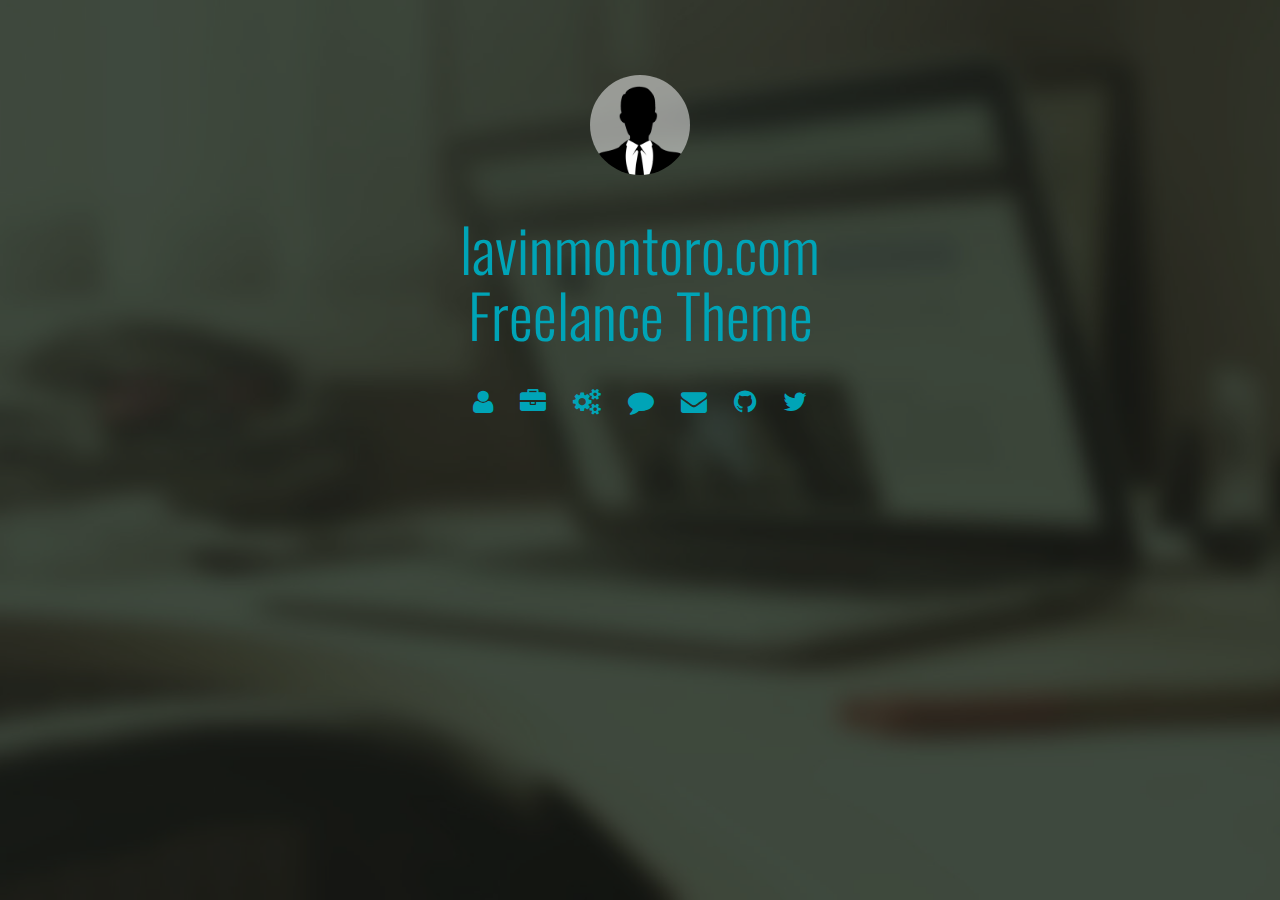
<file: freelance/index.html>
<!DOCTYPE html>
<html lang="en">
  <head>
    <meta charset="utf-8">
    <meta http-equiv="X-UA-Compatible" content="IE=edge">
    <meta name="viewport" content="width=device-width, initial-scale=1.0">
    <meta name="description" content="Jorge Lavin,web, mobile, developer.">
    <meta name="Jorge Lavin" content="Jorge Lavin">
    <link rel="shortcut icon" href="">

    <title>Jorge Lavin Montoro</title>

    <!-- Bootstrap core CSS -->
    <link href="assets/css/bootstrap.min.css" rel="stylesheet">
    <link href="assets/css/font-awesome.min.css" rel="stylesheet">


    <!-- Custom styles for this template -->
    <link href="assets/css/freelance.css" rel="stylesheet">
    
    <link href='http://fonts.googleapis.com/css?family=Oswald:400,300,700' rel='stylesheet' type='text/css'>
    <link href='http://fonts.googleapis.com/css?family=EB+Garamond' rel='stylesheet' type='text/css'>
   
  </head>

  <body>


    <div class="container">
    	<div class="logo">
	    	<img src="assets/img/avatar.png" width="100" height="100" alt="" class="img-circle" style="">
    	</div>
		<div class="row centered">
			<div class="col-lg-8 col-lg-offset-2 w">
				<h1>lavinmontoro.com<br/>Freelance Theme<br/></h1>
			</div>
		</div>
		<div class="row centered p" style="">
			<div class="col-lg-8 col-lg-offset-2 w tooltip-demo">
                <a data-toggle="tooltip" title="About" href="#"><i class="fa fa-user"></i></a>
				<a data-toggle="tooltip" title="Templates" href="#"><i class="fa fa-briefcase"></i></a>
                <a data-toggle="tooltip" title="Technologies" href="#"><i class="fa fa-cogs"></i></a>
				<a data-toggle="tooltip" title="Blog" href="#"><i class="fa fa-comment"></i></a>
				<a data-toggle="tooltip" title="Drop me a line!" href="#"><i class="fa fa-envelope"></i></a>
                <a data-toggle="tooltip" title="Git" href="#"><i class="fa fa-github"></i></a>
                <a data-toggle="tooltip" title="Twitter" href="#"><i class="fa fa-twitter"></i></a>
			</div>
		</div>
    </div><!-- /.container -->


    <!-- Bootstrap core JavaScript
    ================================================== -->
    <!-- Placed at the end of the document so the pages load faster -->
    <script src="https://code.jquery.com/jquery-1.10.2.min.js"></script>
    <script src="assets/js/bootstrap.min.js"></script>

    <script>
    $('.tooltip-demo').tooltip({
      selector: "[data-toggle=tooltip]",
      container: "body"
    })
	</script>


  </body>
</html>
</file>
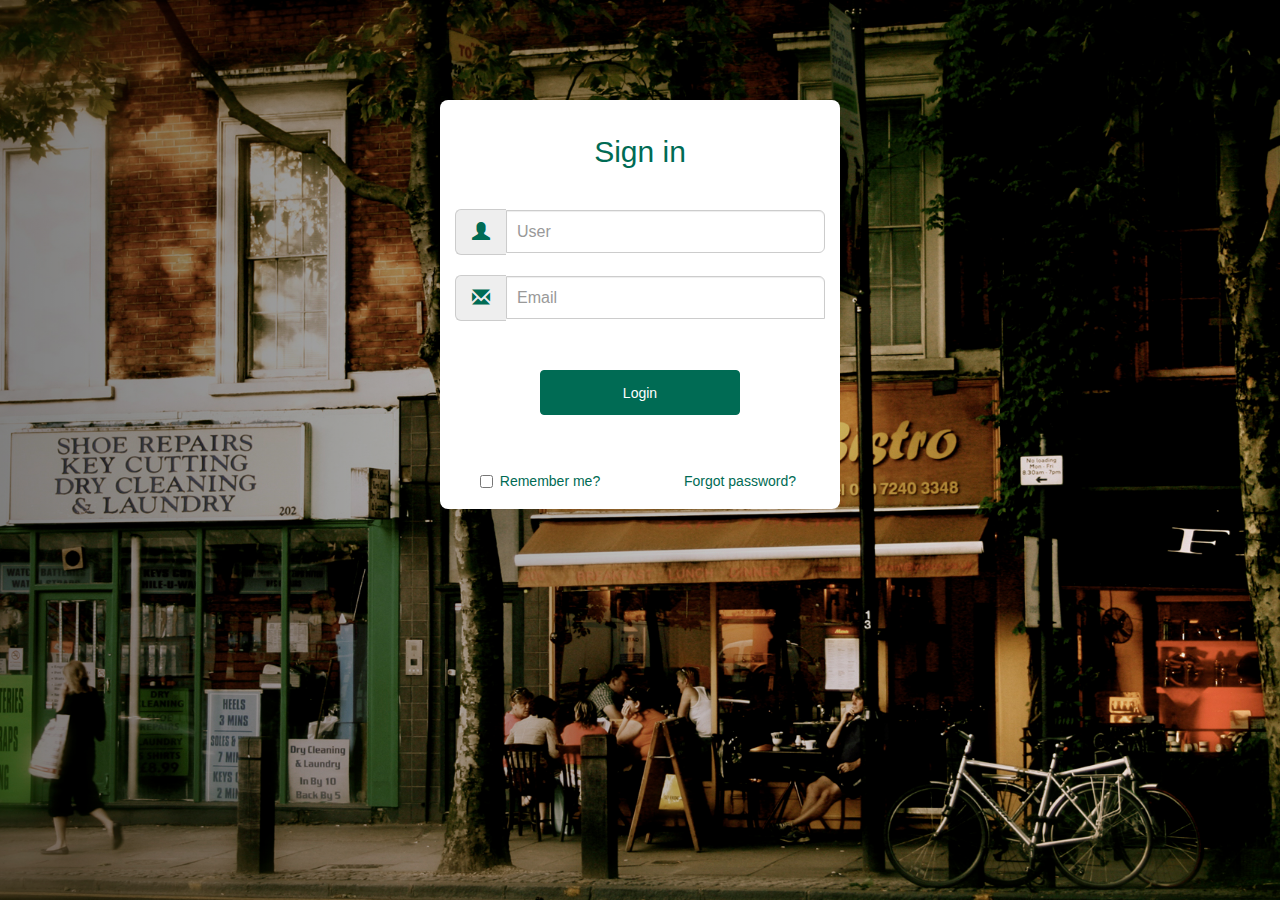
<file: full-slider-sign-in/index.html>
<!DOCTYPE html>
<html lang="en">

<head>
    <meta charset="utf-8">
    <meta name="viewport" content="width=device-width, initial-scale=1.0">
    <meta name="description" content="">
    <meta name="author" content="">

    <title>Starter Template for Bootstrap</title>

    <!-- Bootstrap core CSS -->
    <link href="css/bootstrap.css" rel="stylesheet">

    <!-- Add custom CSS here -->
    <link href="css/full-slider.css" rel="stylesheet">

    <style type="text/css">

    .carousel-control.right{
        opacity: 0;
    }
    .carousel-control.left{
        opacity: 1;
    }

        .form-signin {
      max-width: 400px;
      padding: 15px;
      margin: 0 auto;
      margin-top: 100px;
      background: white;
      border-radius: 8px;
      -webkit-border-radius: 8px;
    }
    .form-signin .form-signin-heading,
    .form-signin .checkbox {
      margin-bottom: 40px;
    }
    .form-signin .checkbox {
      font-weight: normal;
    }
    .form-signin .form-control {
      position: relative;
      height: auto;
      -webkit-box-sizing: border-box;
         -moz-box-sizing: border-box;
              box-sizing: border-box;
      padding: 10px;
      font-size: 16px;
    }
    .form-signin .form-control:focus {
      z-index: 2;
    }
    .form-signin input[type="email"] {
      margin-bottom: -1px;
      border-bottom-right-radius: 0;
      border-bottom-left-radius: 0;
    }
    .form-signin input[type="password"] {
      margin-bottom: 10px;
      border-top-left-radius: 0;
      border-top-right-radius: 0;
    }
    .carousel-control{
        width: 100%;
        text-shadow: none;
    }

    .btn-default {
    color: white;
    background-color: #006B54;
    border-color: #006B54;
    width:200px;
    margin-top: 30px;
    height:  45px;
    }

    .btn-default:hover{
      background-color: #006B54;
      border-color: #006B54;
    }

    a {
    color: #006B54;
    font-size: 14px;
    }
 a:hover{
      text-decoration: none;
    }
.radio-inline, .checkbox-inline{
    font-size: 14px;
     color: #006B54;
}

.input-group {
    margin-bottom: 20px;
 }

 .form-control{
    margin-top: 2px;
    height: 46px;
}
.form-signin-heading{

color: #006B54;
}

    .glyphicon-user:before {
    color: #006B54;
    }

    .glyphicon-envelope:before {
    color: #006B54;
    }


    </style>

</head>

<body>


    <div id="myCarousel" class="carousel slide  auto">

 
        <!-- Indicators -->

        <!-- Wrapper for slides -->
        <div class="carousel-inner">

 
        
    
            <div class="item active">
                <div class="fill" style="background-image:url(images/wallpaper-4.jpg);"></div>
                <div class="carousel-caption">
        
                </div>
            </div>
            <div class="item">
                <div class="fill" style="background-image:url(images/wallpaper-1.jpg);"></div>
                <div class="carousel-caption">
                    
                </div>
            </div>
            <div class="item">
                <div class="fill" style="background-image:url(images/wallpaper-2.jpg);"></div>
                <div class="carousel-caption">
                    
                </div>
            </div>

             <div class="item">
                <div class="fill" style="background-image:url(images/wallpaper-3.jpg);"></div>
                <div class="carousel-caption">
                    
                </div>
            </div>
        </div>
     
       

        <!-- Controls -->
        <div class="left carousel-control" href="" data-slide="prev">
        <form class="form-signin" role="form">
        <h2 class="form-signin-heading">Sign in</h2>
          <div class="input-group input-group-lg">
              <span class="input-group-addon glyphicon glyphicon-user"></span>
              <input type="text" class="form-control" placeholder="User">
              </div>  

              <div class="input-group input-group-lg">
              <span class="input-group-addon glyphicon glyphicon-envelope"></span>
              <input type="email" class="form-control" placeholder="Email">
              </div>       


               <button type="button" class="btn btn-default btn-login">Login</button>
            
              <div class="row" style="margin-top:50px;">
                  <div class="col-md-6">
               
               <label class="checkbox-inline">
                <input type="checkbox" id="inlineCheckbox1"> Remember me?
              </label>
            

              </div>
              <div class="col-md-6">

              
                <a> Forgot password?</a>
    
            

              </div>
              </div>
         </form>
        </div>

    </div>






    <!-- JavaScript -->
    <script src="js/jquery-1.10.2.js"></script>
    <script src="js/bootstrap.js"></script>

    <!-- Script to Activate the Carousel -->
    <script>
    $('.carousel').carousel({
        interval: 2000,
        pause: "false"
    })
    </script>
</body>

</html>
</file>
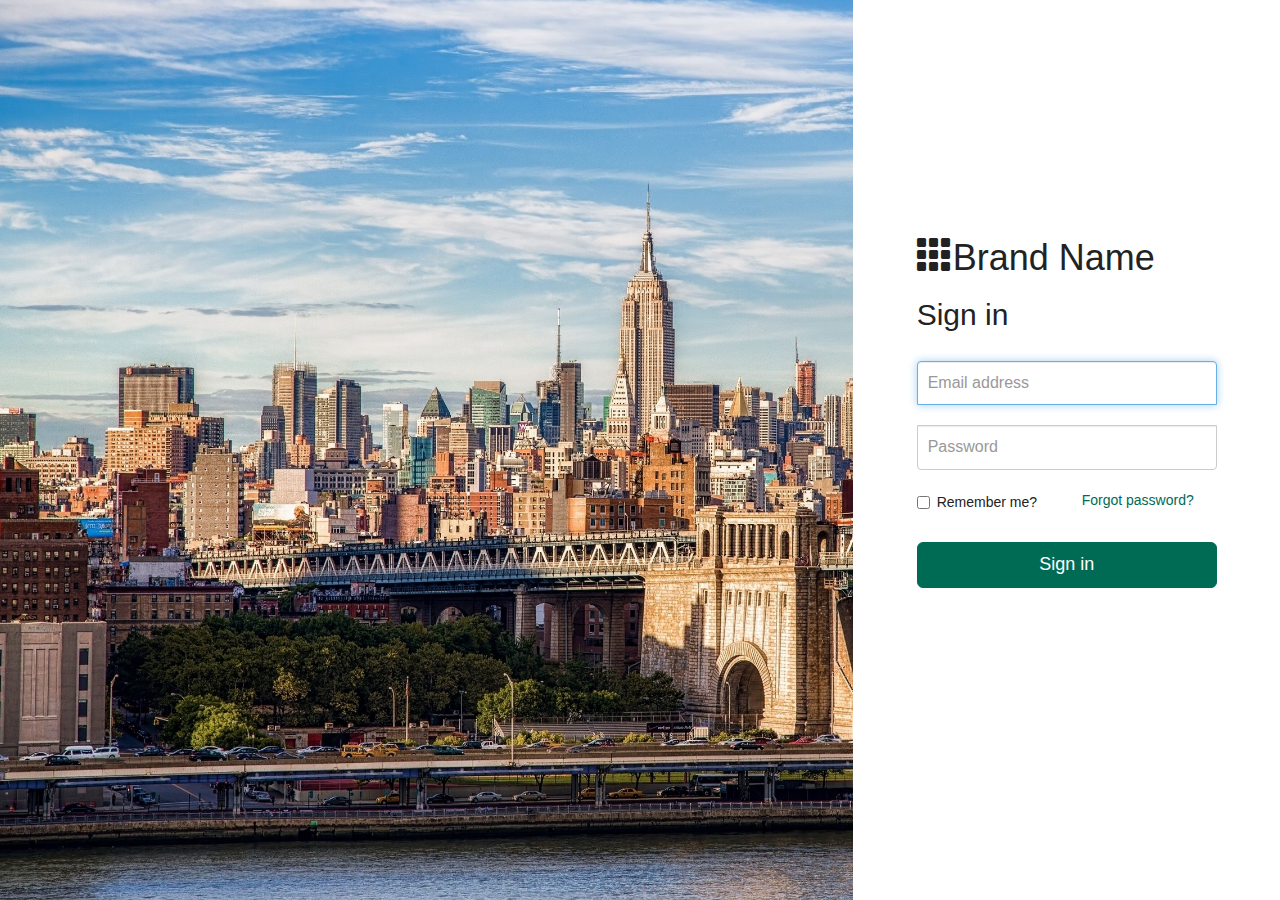
<file: login-half/index.html>
<!DOCTYPE html>
<html lang="en">

<head>
    <meta charset="utf-8">
    <meta name="viewport" content="width=device-width, initial-scale=1.0">
    <meta name="description" content="">
    <meta name="author" content="">

    <title>Stylish Portfolio Template for Bootstrap</title>

    <!-- Bootstrap core CSS -->
    <link href="css/bootstrap.css" rel="stylesheet">

    <!-- Add custom CSS here -->
    <link href="css/stylish-portfolio.css" rel="stylesheet">
    <link href="font-awesome/css/font-awesome.min.css" rel="stylesheet">

    <style type="text/css">
    .form-signin {
  max-width: 330px;
  padding: 15px;
  margin: 0 auto;
}
.form-signin .form-signin-heading,
.form-signin .checkbox {
  margin-bottom: 10px;
}
.form-signin .checkbox {
  font-weight: normal;
}
.form-signin .form-control {
  position: relative;
  height: auto;
  -webkit-box-sizing: border-box;
     -moz-box-sizing: border-box;
          box-sizing: border-box;
  padding: 10px;
  font-size: 16px;
}
.form-signin .form-control:focus {
  z-index: 2;
}
.form-signin input[type="email"] {
  margin-bottom: -1px;
  border-bottom-right-radius: 0;
  border-bottom-left-radius: 0;
}
.form-signin input[type="password"] {
  margin-bottom: 10px;
  border-top-left-radius: 0;
  border-top-right-radius: 0;
}
.container{
color: #222;
display: table;
height: 100%;
width: 100%;
background-color: white;
-webkit-background-size: cover;
-moz-background-size: cover;
-o-background-size: cover;
background-size: cover;
}

.row{
    height: 100%;
}

.full-height{
height: 100%;
}

.img-back{
    background: url(img/9.jpg) no-repeat center center fixed;
-webkit-background-size: cover;
-moz-background-size: cover;
-o-background-size: cover;
background-size: cover;
}
.btn{
color: white;
background-color: #006B54;
border-color: #006B54;
margin-top: 30px;


}

a{
    color: #006B54;
}

a:hover{
    text-decoration: none;
    color:black;
}

.btn:hover{
background-color: #006B54;
border-color: #006B54;
color: black;   

}

}

</style>
</head>

<body>



    <!-- Full Page Image Header Area -->
    <div id="" class="header">
     <div class="container">
       <div class="row hidden-xs hidden-sm">
            <div class="col-lg-8 full-height img-back">  
                    
            </div>
             <div class="col-lg-4 full-height">
                <form class="form-signin" role="form" style="margin-top: 200px;">
                <h1><span class="glyphicon glyphicon-th"></span>Brand Name</h1>
                <h2 class="form-signin-heading" style="margin-bottom:30px;">Sign in</h2>
                <input type="email" class="form-control" placeholder="Email address" required autofocus style="margin-bottom:20px;">
                <input type="password" class="form-control" placeholder="Password" required style="margin-bottom:20px;">
                 <div class="row" style="margin-top:20px;">
                  <div class="col-md-6">
               
               <label class="checkbox-inline">
                <input type="checkbox" id="inlineCheckbox1"> Remember me?
              </label>
            

              </div>
              <div class="col-md-6">

              
                <a> Forgot password?</a>
    
            

              </div>
              </div>
                <button class="btn btn-lg btn-primary btn-block" type="submit">Sign in</button>
            
              </form>
                   
            </div>
       </div>

           <div class="row hidden-lg hidden-md img-back">
             <div class="col-lg-4 full-height">
              <h1 style="text-align:center;margin-top: 70px;"><span class="glyphicon glyphicon-th"></span>Brand Name</h1>
                <form class="form-signin" role="form" style="margin-top: 100px; background: white;border-radius: 8px;-webkit-border-radius: 8px;">
                <h2 class="form-signin-heading" style="margin-bottom:30px;">Sign in</h2>
                <input type="email" class="form-control" placeholder="Email address" required autofocus style="margin-bottom:20px;">
                <input type="password" class="form-control" placeholder="Password" required style="margin-bottom:20px;">
                    <div class="row" style="margin-top:20px;">
                  <div class="col-xs-6">
               
               <label class="checkbox-inline">
                <input type="checkbox" id="inlineCheckbox1"> Remember me?
              </label>
            

              </div>
              <div class="col-xs-6">

              
                <a> Forgot password?</a>
    
            

              </div>
              </div>
                <button class="btn btn-lg btn-primary btn-block" type="submit">Sign in</button>
            
              </form>
                   
            </div>
       </div>


        </div>


    </div>

    

</body>

</html>
</file>
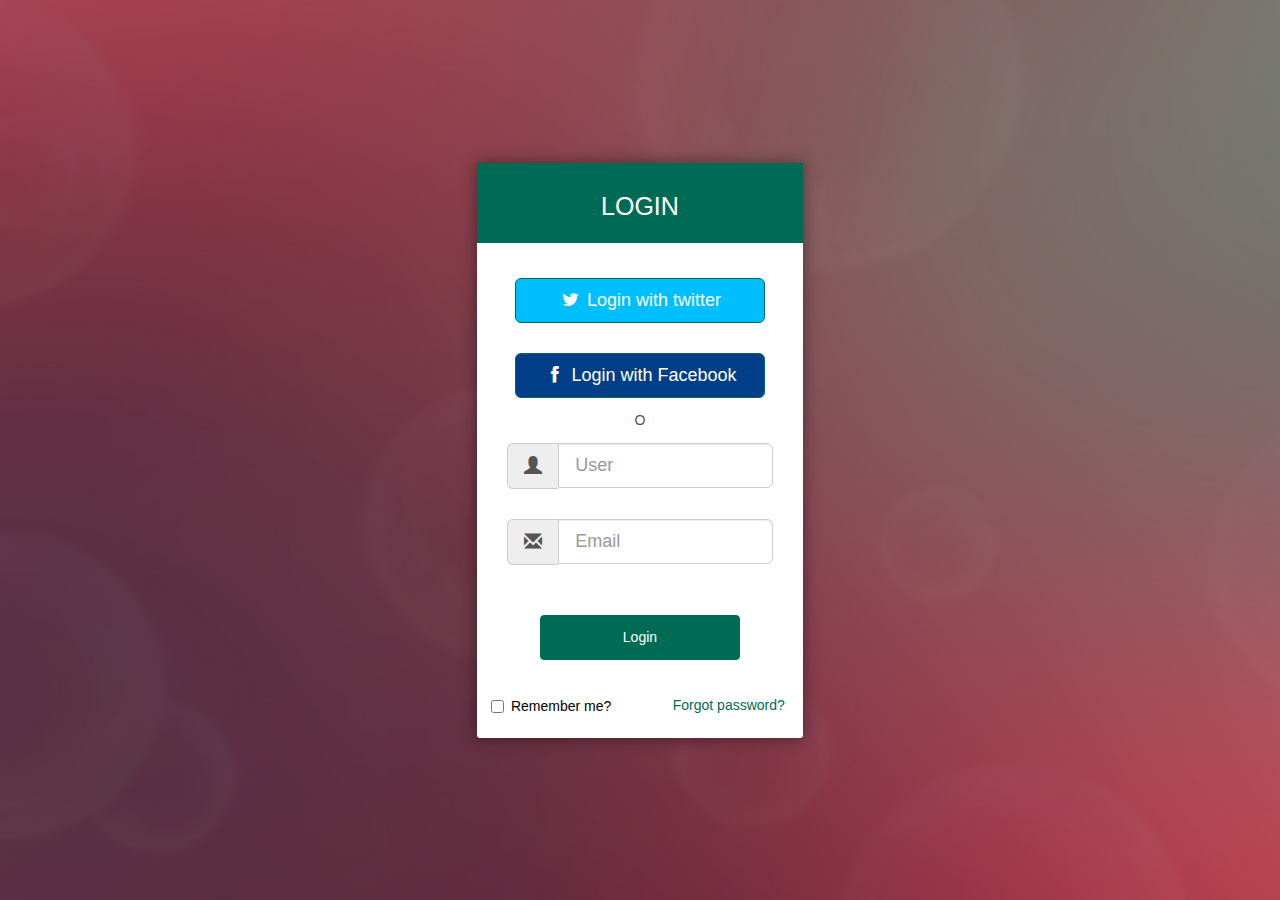
<file: login/index.html>
<!DOCTYPE html>
<html lang="en">
  <head>
    <meta charset="utf-8">
    <meta name="viewport" content="width=device-width, initial-scale=1.0">
    <meta name="description" content="">
    <meta name="author" content="">

    <title>Stylish Portfolio Template for Bootstrap</title>

    <!-- Bootstrap core CSS -->
    <link href="css/bootstrap.css" rel="stylesheet">

    <!-- Add custom CSS here -->
    <link href="css/stylish-portfolio.css" rel="stylesheet">
    <link href="font-awesome/css/font-awesome.min.css" rel="stylesheet">
    <style>


    .header {


    display: table;
    height: 100%;
    width: 100%;
    position: relative;
    background: url(img/im.jpg) no-repeat center center fixed;
    -webkit-background-size: cover;
    -moz-background-size: cover;
    -o-background-size: cover;
    background-size: cover;
    }

  .glyphicon {
  top:0px;

  }

  .input-group {
    margin-bottom: 30px;
  }

    /*form styles*/
    #msform {
        height: 575px;
        margin: auto;
        text-align: center;
        position: relative;
    }
    #msform fieldset {
        background: white;
        border: 0 none;
        border-radius: 3px;
        box-shadow: 0 0 15px 1px rgba(0, 0, 0, 0.4);
        height: 575px;
        box-sizing: border-box;
        width: 80%;
        margin: 0 10%;
        
        /*stacking fieldsets above each other*/
        position: absolute;
    }

    #msform label{
      color:black;
    }
    /*Hide all except first fieldset*/
    #msform fieldset:not(:first-of-type) {
        display: none;
    }
    /*inputs*/
    /*#msform input, #msform textarea {
        padding: 15px;
        border: 1px solid #ccc;
        border-radius: 3px;
        margin-bottom: 10px;
        width: 100%;
        box-sizing: border-box;
        font-family: montserrat;
        color: #2C3E50;
        font-size: 13px;
      
    }*/
    /*buttons*/
   /* #msform .action-button {
        width: 200px;
        background: #006B54;
        font-weight: bold;
        color: white;
        border: 0 none;
        border-radius: 1px;
        cursor: pointer;
        padding: 10px 5px;
        margin: 10px 5px;
        line-height: 0px;
    }*/
    a{

      color:#006B54;
      
    }

    a:hover{
      text-decoration: none;
    }

    .btn-default {
    color: white;
    background-color: #006B54;
    border-color: #006B54;
    width:200px;
    margin-top: 30px;
    height:  45px;
    }

    .btn-default:hover{
      background-color: #006B54;
      border-color: #006B54;
    }

    .btn-facebook{
      width:250px;
      background-color: #003F87;
      border-color:#003F87:  

    }


    .btn-facebook:hover{

      background-color: #003F87;
      border-color:#003F87:  

    }

    .btn-twitter{
      width:250px;
       background-color:#00BFFF;
       border-color: #00BFFF:  
    }

     .btn-twitter:hover{

       background-color:#00BFFF;
       border-color:#00BFFF:  

    }

    .login-header{
      width: 100%;
      background-color: #006B54;
      color: white; 
      height: 80px;
      margin-top: -20px;
    }

    .login-header h2{
     font-size: 25px;
      color: white;
      padding-top: 30px;

    }

    .login-body{
        padding: 5px 30px;
    }

    .login-footer{
      margin-top: 30px;
    }

    .title-o{
      margin-top: 15px;
      margin-bottom: 15px;
      color: #555555;
    }

    .btn-login{
      margin-top:20px;
    }

    </style>
  </head>

  <body>

   
    <!-- Full Page Image Header Area -->
    <div class="header">
      <div class="vert-text">

          <div class="row">
                <div class="col-md-4 col-md-offset-4">
                
            <form id="msform" action="/php/correo.php" method="POST"> 
          
            <fieldset>

              <div class="login-header">
              
              <h2>LOGIN</h2>

              </div>

              <div class="login-body">

              <button type="button" class="btn btn-default btn-lg btn-twitter">
              <span class="fa fa-twitter fa-fw"></span> Login with twitter
              </button>

              <button type="button" class="btn btn-default btn-lg btn-facebook">
              <span class="fa fa-facebook fa-fw"></span> Login with Facebook
              </button>

             <header class="title-o"><h5><span>O</span></h5></header>

              <div class="input-group input-group-lg">
              <span class="input-group-addon glyphicon glyphicon-user"></span>
              <input type="text" class="form-control" placeholder="User">
              </div>  

              <div class="input-group input-group-lg">
              <span class="input-group-addon glyphicon glyphicon-envelope"></span>
              <input type="email" class="form-control" placeholder="Email">
              </div>       


               <button type="button" class="btn btn-default btn-login">Login</button>
              </div>

               <div class="login-footer">

                 <div class="row">
                  <div class="col-md-6">
               
               <label class="checkbox-inline">
                <input type="checkbox" id="inlineCheckbox1"> Remember me?
              </label>
            

              </div>
              <div class="col-md-6">

              
                <a> Forgot password?</a>
    
            

              </div>
              </div>

               </div>

                </fieldset>
             </form>
        
             </div>
               
            </div>

      </div>
    </div>
   

    <!-- JavaScript -->
    <script src="js/jquery-1.10.2.js"></script>
    <script src="js/bootstrap.js"></script>
    
   



  </body>

</html>
</file>
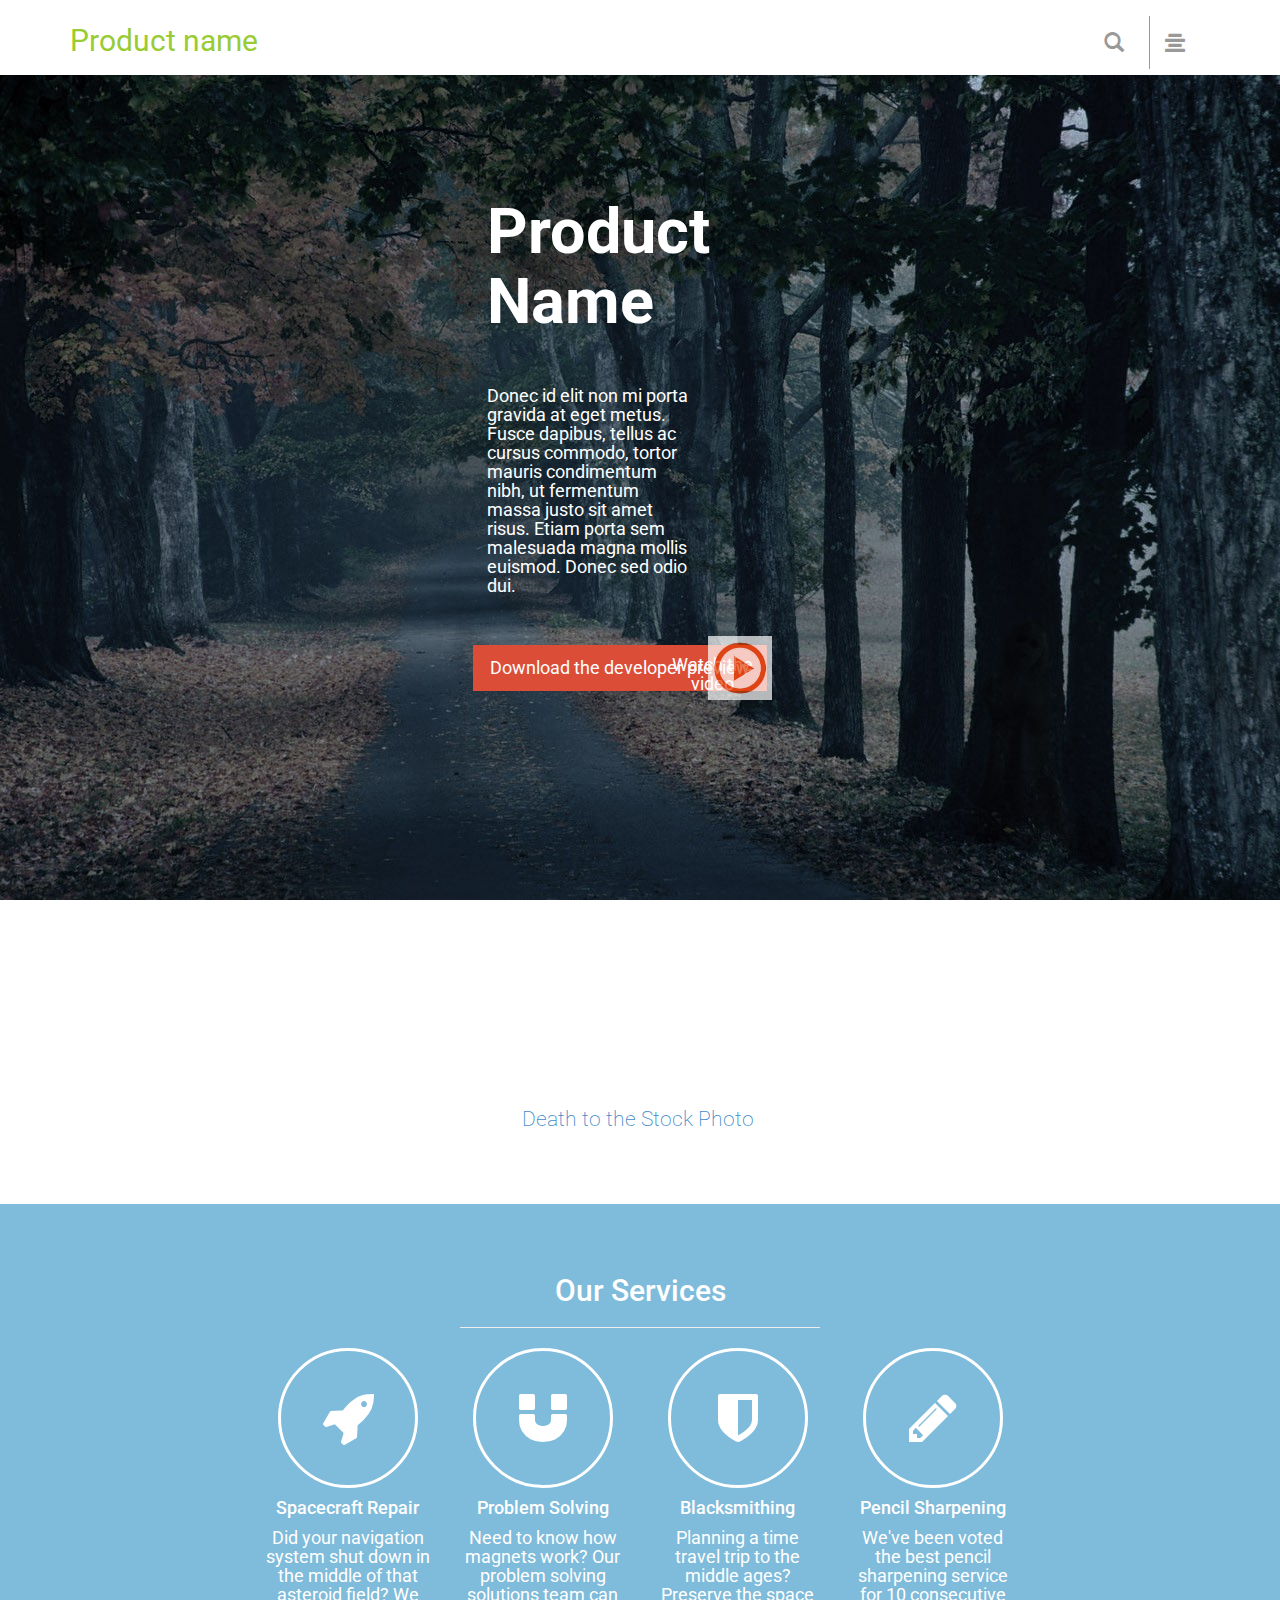
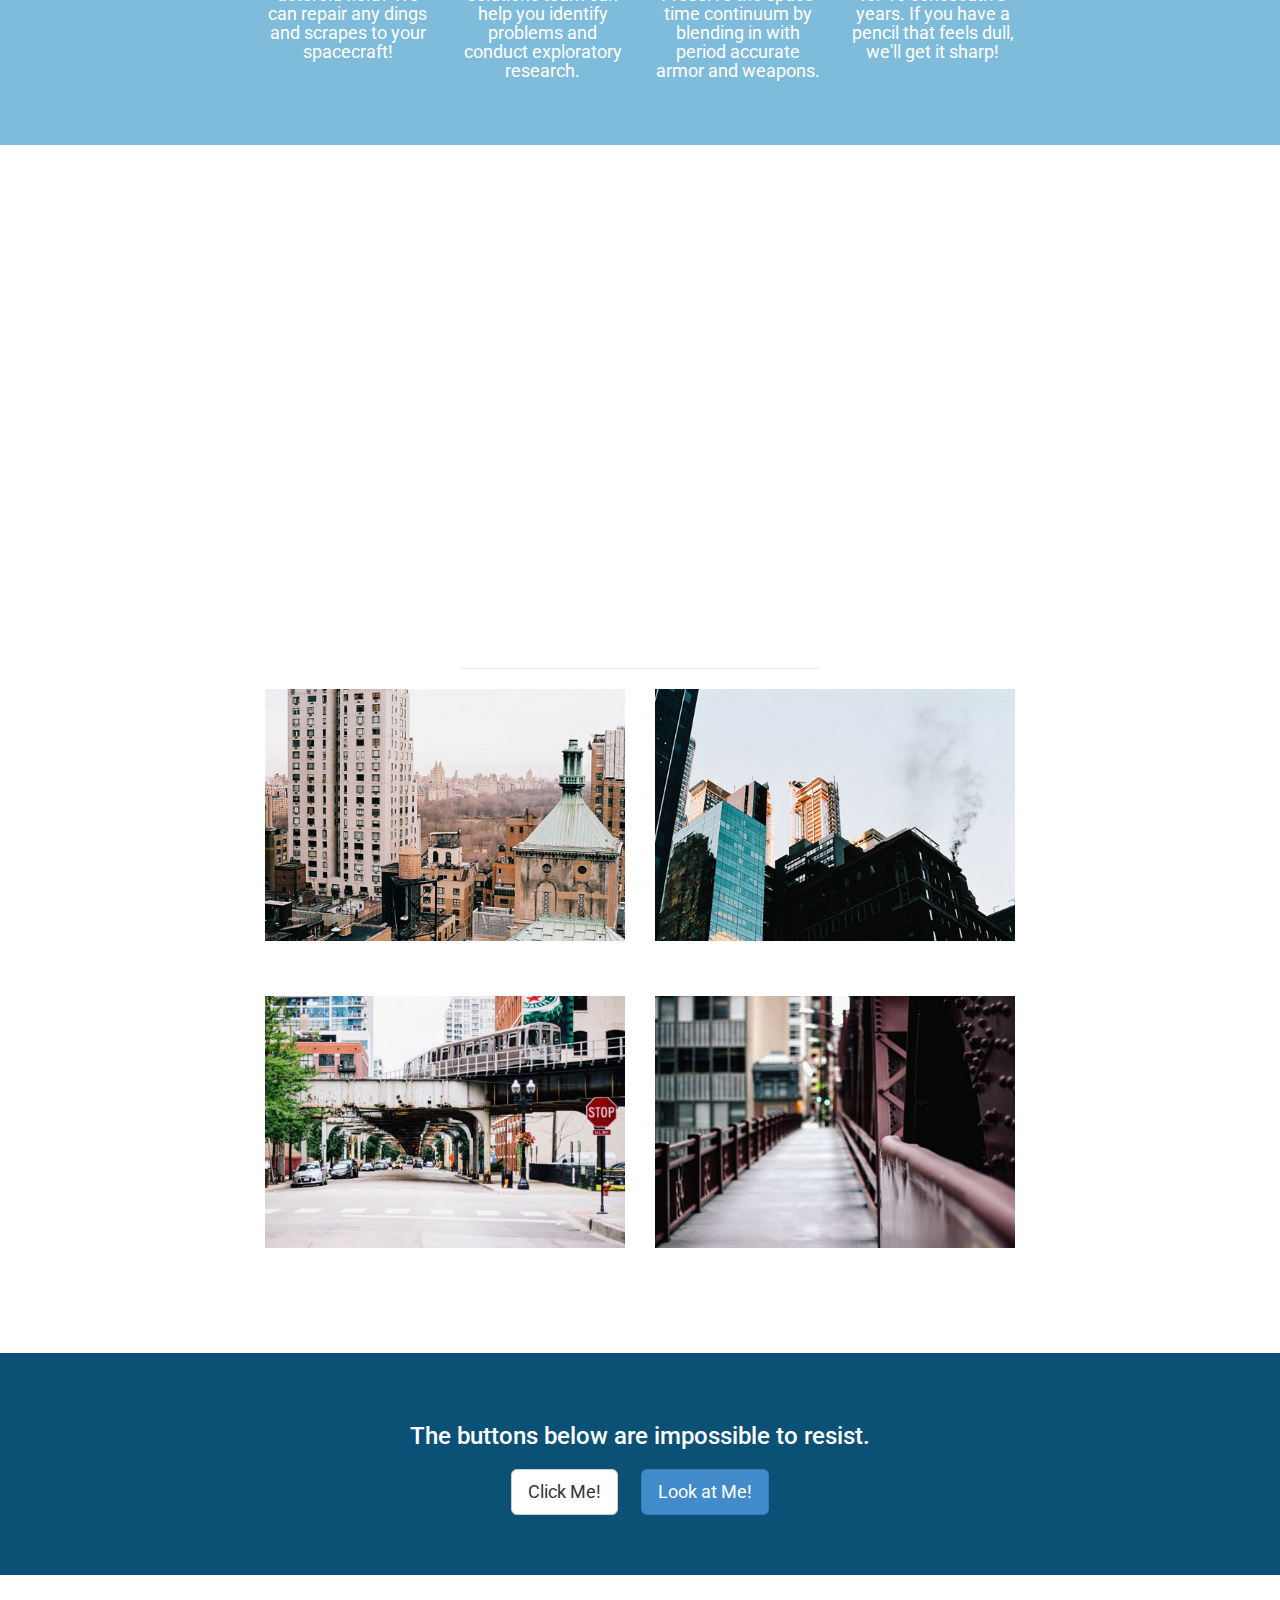
<file: stylish-portfolio/index.html>
<!DOCTYPE html>
<html lang="en">

<head>
    <meta charset="utf-8">
    <meta name="viewport" content="width=device-width, initial-scale=1.0">
    <meta name="description" content="">
    <meta name="author" content="">

    <title>Stylish Portfolio Template for Bootstrap</title>

    <!-- Bootstrap core CSS -->
    <link href="css/bootstrap.css" rel="stylesheet">

    <!-- Add custom CSS here -->
    <link href="css/stylish-portfolio.css" rel="stylesheet">
    <link href='http://fonts.googleapis.com/css?family=Roboto' rel='stylesheet' type='text/css'>
    <link href="font-awesome/css/font-awesome.min.css" rel="stylesheet">
</head>

<body>

    <!-- Side Menu -->
 <nav class="navbar navbar-fixed-top navbar-inverse" role="navigation">
        <div class="container">
            <div class="navbar-header">
                <button type="button" class="navbar-toggle" data-toggle="collapse" data-target=".navbar-ex1-collapse">
                    <span class="sr-only">Toggle navigation</span>
                    <span class="icon-bar"></span>
                    <span class="icon-bar"></span>
                    <span class="icon-bar"></span>
                </button>
                <a class="navbar-brand" href="index.php">Product name</a>
            </div>

            <!-- Collect the nav links, forms, and other content for toggling -->
            <div class="collapse navbar-collapse navbar-ex1-collapse navbar-right">
                <ul class="nav navbar-nav">
                    <li> <a href="#" id="search">
                        <i class="glyphicon glyphicon-search" data-bind="visible: selected, clickBubble: false"></i>
                        <span></span>
                        <i class="pull-right icon-chevron-right"></i>
                    </a>
                    </li>
                    <li class="dropdown">
                      <a href="#" class="dropdown-toggle" data-toggle="dropdown"><span class="glyphicon glyphicon-align-center"></span></a>
                      <ul class="dropdown-menu">
                        <li><a href="#">Action</a></li>
                        <li><a href="#">Another action</a></li>
                        <li><a href="#">Something else here</a></li>
                        <li class="divider"></li>
                        <li class="dropdown-header">Nav header</li>
                        <li><a href="#">Separated link</a></li>
                        <li><a href="#">One more separated link</a></li>
                      </ul>
                    </li>
                </ul>
            </div>
            <!-- /.navbar-collapse -->
        </div>
        <!-- /.container -->
    </nav>
    <!-- /Side Menu -->

    <!-- Full Page Image Header Area -->
    <div id="top" class="header">
        <div class="vert-text">
            <div class="row">
                <div class="col-lg-4 col-lg-offset-4 text-center">
            <h1 style="text-align:left;padding-left:50px;">Product Name</h1>
             </div>
            </div>
            <div class="row">
                <div class="col-lg-4 col-lg-offset-4 text-center">

                <div style="width:75%;"><p style="padding:50px;text-align: left;">Donec id elit non mi porta gravida at eget metus. Fusce dapibus, tellus ac cursus commodo, tortor mauris condimentum nibh, ut fermentum massa justo sit amet risus. Etiam porta sem malesuada magna mollis euismod. Donec sed odio dui.</p></div>               
                <div class="row">
                <div class="col-lg-4 col-xs-12  col-lg-offset-1 text-center">
                <a href="#about" class="btn btn-default btn-lg red-button">Download the developer preview</a>
            
             </div> 
             <div class="col-lg-4 col-xs-8  col-xs-offset-2 col-lg-offset-1 text-center">
                <a href="#about" class="video"><p>Watch the video</p></a>
                </div>
            </div>
                </div>
        </div>
        </div>
    </div>
    <!-- /Full Page Image Header Area -->

    <!-- Intro -->
    <div id="about" class="intro">
        <div class="container">
            <div class="row">
                <div class="col-md-6 col-md-offset-3 text-center">
                    <h2>Subtle Sidebar is the Perfect Template for your Next Portfolio Website Project!</h2>
                    <p class="lead">This template really has it all. It's up to you to customize it to your liking! It features some fresh photography courtesy of <a target="_blank" href="http://join.deathtothestockphoto.com/">Death to the Stock Photo</a>.</p>
                </div>
            </div>
        </div>
    </div>
    <!-- /Intro -->

    <!-- Services -->
    <div id="services" class="services">
        <div class="container">
            <div class="row">
                <div class="col-md-4 col-md-offset-4 text-center">
                    <h2>Our Services</h2>
                    <hr>
                </div>
            </div>
            <div class="row">
                <div class="col-md-2 col-md-offset-2 text-center">
                    <div class="service-item">
                        <i class="service-icon fa fa-rocket"></i>
                        <h4>Spacecraft Repair</h4>
                        <p>Did your navigation system shut down in the middle of that asteroid field? We can repair any dings and scrapes to your spacecraft!</p>
                    </div>
                </div>
                <div class="col-md-2 text-center">
                    <div class="service-item">
                        <i class="service-icon fa fa-magnet"></i>
                        <h4>Problem Solving</h4>
                        <p>Need to know how magnets work? Our problem solving solutions team can help you identify problems and conduct exploratory research.</p>
                    </div>
                </div>
                <div class="col-md-2 text-center">
                    <div class="service-item">
                        <i class="service-icon fa fa-shield"></i>
                        <h4>Blacksmithing</h4>
                        <p>Planning a time travel trip to the middle ages? Preserve the space time continuum by blending in with period accurate armor and weapons.</p>
                    </div>
                </div>
                <div class="col-md-2 text-center">
                    <div class="service-item">
                        <i class="service-icon fa fa-pencil"></i>
                        <h4>Pencil Sharpening</h4>
                        <p>We've been voted the best pencil sharpening service for 10 consecutive years. If you have a pencil that feels dull, we'll get it sharp!</p>
                    </div>
                </div>
            </div>
        </div>
    </div>
    <!-- /Services -->

    <!-- Callout -->
    <div class="callout">
        <div class="vert-text">
            <h1>A Dramatic Text Area</h1>
        </div>
    </div>
    <!-- /Callout -->

    <!-- Portfolio -->
    <div id="portfolio" class="portfolio">
        <div class="container">
            <div class="row">
                <div class="col-md-4 col-md-offset-4 text-center">
                    <h2>Our Work</h2>
                    <hr>
                </div>
            </div>
            <div class="row">
                <div class="col-md-4 col-md-offset-2 text-center">
                    <div class="portfolio-item">
                        <a href="#">
                            <img class="img-portfolio img-responsive" src="img/portfolio-1.jpg">
                        </a>
                        <h4>Cityscape</h4>
                    </div>
                </div>
                <div class="col-md-4 text-center">
                    <div class="portfolio-item">
                        <a href="#">
                            <img class="img-portfolio img-responsive" src="img/portfolio-2.jpg">
                        </a>
                        <h4>Is That On Fire?</h4>
                    </div>
                </div>
            </div>
            <div class="row">
                <div class="col-md-4 col-md-offset-2 text-center">
                    <div class="portfolio-item">
                        <a href="#">
                            <img class="img-portfolio img-responsive" src="img/portfolio-3.jpg">
                        </a>
                        <h4>Stop Sign</h4>
                    </div>
                </div>
                <div class="col-md-4 text-center">
                    <div class="portfolio-item">
                        <a href="#">
                            <img class="img-portfolio img-responsive" src="img/portfolio-4.jpg">
                        </a>
                        <h4>Narrow Focus</h4>
                    </div>
                </div>
            </div>
        </div>
    </div>
    <!-- /Portfolio -->

    <!-- Call to Action -->
    <div class="call-to-action">
        <div class="container">
            <div class="row">
                <div class="col-md-6 col-md-offset-3 text-center">
                    <h3>The buttons below are impossible to resist.</h3>
                    <a href="#" class="btn btn-lg btn-default">Click Me!</a>
                    <a href="#" class="btn btn-lg btn-primary">Look at Me!</a>
                </div>
            </div>
        </div>
    </div>
    <!-- /Call to Action -->

    <!-- Map -->
    <div id="contact" class="map">
        <iframe width="100%" height="100%" frameborder="0" scrolling="no" marginheight="0" marginwidth="0" src="https://maps.google.com/maps?f=q&amp;source=s_q&amp;hl=en&amp;geocode=&amp;q=Twitter,+Inc.,+Market+Street,+San+Francisco,+CA&amp;aq=0&amp;oq=twitter&amp;sll=28.659344,-81.187888&amp;sspn=0.128789,0.264187&amp;ie=UTF8&amp;hq=Twitter,+Inc.,+Market+Street,+San+Francisco,+CA&amp;t=m&amp;z=15&amp;iwloc=A&amp;output=embed"></iframe>
        <br />
        <small>
            <a href="https://maps.google.com/maps?f=q&amp;source=embed&amp;hl=en&amp;geocode=&amp;q=Twitter,+Inc.,+Market+Street,+San+Francisco,+CA&amp;aq=0&amp;oq=twitter&amp;sll=28.659344,-81.187888&amp;sspn=0.128789,0.264187&amp;ie=UTF8&amp;hq=Twitter,+Inc.,+Market+Street,+San+Francisco,+CA&amp;t=m&amp;z=15&amp;iwloc=A"></a>
        </small>
        </iframe>
    </div>
    <!-- /Map -->

    <!-- Footer -->
    <footer>
        <div class="container">
            <div class="row">
                <div class="col-md-6 col-md-offset-3 text-center">
                    <ul class="list-inline">
                        <li><i class="fa fa-facebook fa-3x"></i>
                        </li>
                        <li><i class="fa fa-twitter fa-3x"></i>
                        </li>
                        <li><i class="fa fa-dribbble fa-3x"></i>
                        </li>
                    </ul>
                    <div class="top-scroll">
                        <a href="#top"><i class="fa fa-circle-arrow-up scroll fa-4x"></i></a>
                    </div>
                    <hr>
                    <p>Copyright &copy; Company 2013</p>
                </div>
            </div>
        </div>
    </footer>
    <!-- /Footer -->

    <!-- JavaScript -->
    <script src="js/jquery-1.10.2.js"></script>
    <script src="js/bootstrap.js"></script>

    <!-- Custom JavaScript for the Side Menu and Smooth Scrolling -->
    <script>
    $("#menu-close").click(function(e) {
        e.preventDefault();
        $("#sidebar-wrapper").toggleClass("active");
    });
    </script>
    <script>
    $("#menu-toggle").click(function(e) {
        e.preventDefault();
        $("#sidebar-wrapper").toggleClass("active");
    });
    </script>
    <script>
    $(function() {
        $('a[href*=#]:not([href=#])').click(function() {
            if (location.pathname.replace(/^\//, '') == this.pathname.replace(/^\//, '') || location.hostname == this.hostname) {

                var target = $(this.hash);
                target = target.length ? target : $('[name=' + this.hash.slice(1) + ']');
                if (target.length) {
                    $('html,body').animate({
                        scrollTop: target.offset().top
                    }, 1000);
                    return false;
                }
            }
        });
    });
    </script>

</body>

</html>
</file>
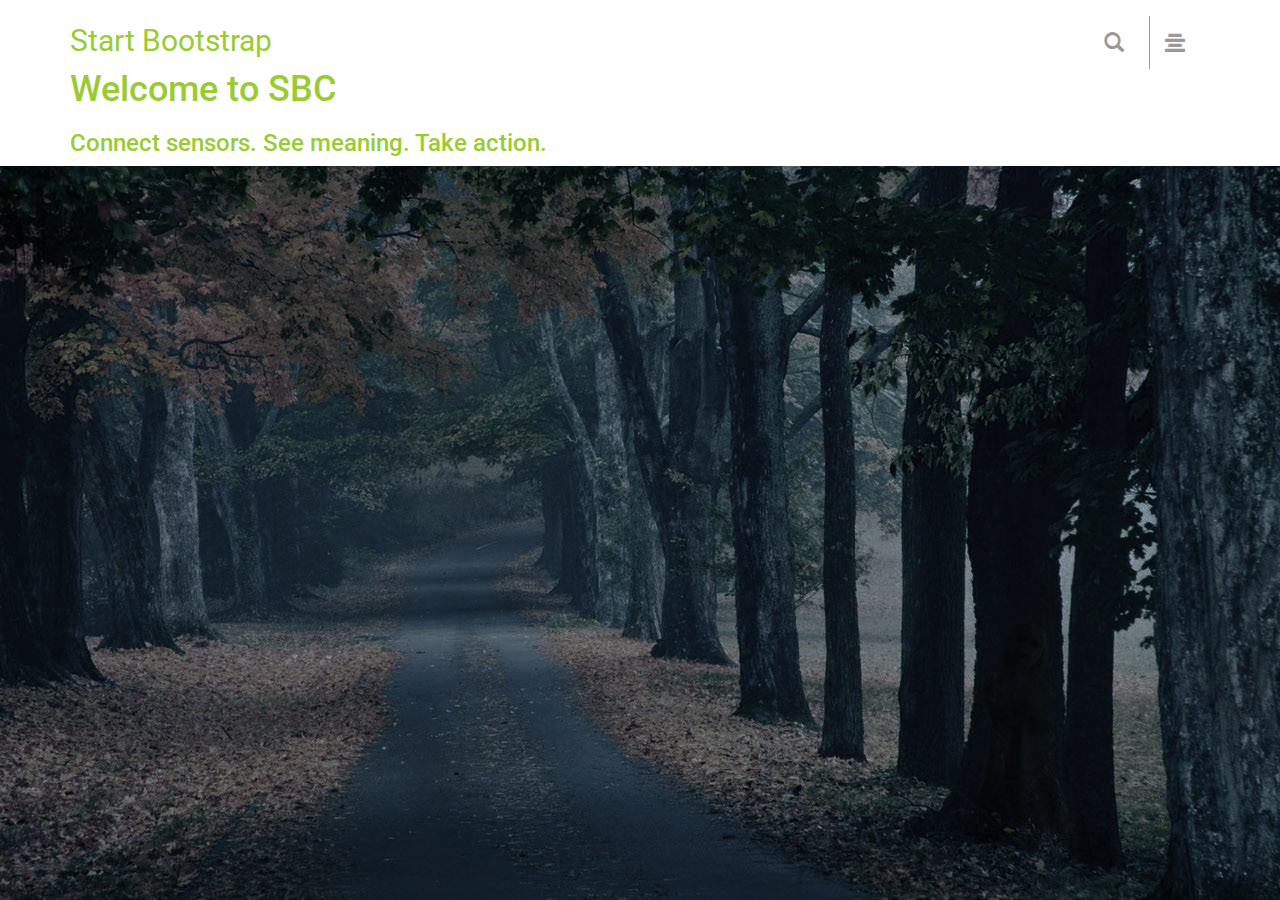
<file: stylish-portfolio/full/full.html>
<!DOCTYPE html>
<html class="full" lang="en">
<!-- The full page image background will only work if the html has the custom class set to it! Don't delete it! -->

<head>
    <meta charset="utf-8">
    <meta name="viewport" content="width=device-width, initial-scale=1.0">
    <meta name="description" content="">
    <meta name="author" content="">

    <title>Full Page Image Background Template for Bootstrap 3</title>

    <!-- Bootstrap core CSS -->
    <link href="css/bootstrap.css" rel="stylesheet">
    <link rel="stylesheet"
href="//fonts.googleapis.com/css?family=Roboto:light,regular,medium,thin,italic,mediumitalic,bold" title="roboto">

    <!-- Custom CSS for the 'Full' Template -->
    <link href="css/full.css" rel="stylesheet">
</head>

<body>
<div class="container">
    <nav class="navbar navbar-fixed-top navbar-inverse" role="navigation">
        <div class="container">
            <div class="navbar-header">
                <button type="button" class="navbar-toggle" data-toggle="collapse" data-target=".navbar-ex1-collapse">
                    <span class="sr-only">Toggle navigation</span>
                    <span class="icon-bar"></span>
                    <span class="icon-bar"></span>
                    <span class="icon-bar"></span>
                </button>
                <a class="navbar-brand" href="index.php">Start Bootstrap</a>
            </div>

            <!-- Collect the nav links, forms, and other content for toggling -->
            <div class="collapse navbar-collapse navbar-ex1-collapse navbar-right">
                <ul class="nav navbar-nav">
                    <li> <a href="#" id="search">
			            <i class="glyphicon glyphicon-search" data-bind="visible: selected, clickBubble: false"></i>
			            <span></span>
			            <i class="pull-right icon-chevron-right"></i>
			        </a>
                    </li>
                    <li class="dropdown">
	                  <a href="#" class="dropdown-toggle" data-toggle="dropdown"><span class="glyphicon glyphicon-align-center"></span></a>
	                  <ul class="dropdown-menu">
	                    <li><a href="#">Action</a></li>
	                    <li><a href="#">Another action</a></li>
	                    <li><a href="#">Something else here</a></li>
	                    <li class="divider"></li>
	                    <li class="dropdown-header">Nav header</li>
	                    <li><a href="#">Separated link</a></li>
	                    <li><a href="#">One more separated link</a></li>
	                  </ul>
	                </li>
                </ul>
            </div>
            <!-- /.navbar-collapse -->
        </div>
        <!-- /.container -->
    </nav>
</div>

    <div class="container">
			<div class="row centered" id="test" style="margin-top:0px">
				<div class="col-lg-12 hidden-xs hidden-sm ">
					<h1 style="color: #9c3;" class="load">Welcome to SBC</h1>
					<h3 style="color: #9c3;">Connect sensors. See meaning. Take action.</h3>
				</div>
				<div class="col-lg-12 hidden-lg hidden-md" style="margin-top:80px;">
					<h1 class="hidden-lg hidden-md load" style="color: #9c3;font-size:20px;">Welcome to SBC</h1>
					<h3 class="hidden-lg hidden-md" style="color: #9c3;font-size:15px;">Connect sensors. See meaning. Take action.</h3>
				</div><!--/.col-lg-12 -->

				<script>
				$("#test h1").addClass("load");
				</script>
			</div><!--/.row -->
	</div>

    <!-- Page content goes here -->

    <!-- JavaScript -->
    <script src="js/jquery-1.10.2.js"></script>
    <script src="js/bootstrap.js"></script>

</body>

</html>
</file>
<file: freelance/assets/css/freelance.css>
body {
    font-family: 'EB Garamond', serif;
    font-weight: 300;
    font-size: 16px;
    color: #555;
    height: 100%;
    background-color: transparent;
    background: rgba(0, 0, 0, 0.6);
    -webkit-font-smoothing: antialiased;
    -webkit-overflow-scrolling: touch;
}

 html{
    background: url(../img/header-bg-desk.jpg) no-repeat center center fixed;
    -webkit-background-size: cover;
    -moz-background-size: cover;
    -o-background-size: cover;
    background-size: cover;
    height: 100%;
    }
/* Titles */
h1, h2, h3, h4, h5, h6 {
    font-family: 'Oswald', sans-serif;
    font-weight: 300;
    color: #333;
}


/* Paragraph & Typographic */
p {
    line-height: 28px;
    margin-bottom: 25px;
    font-size: 20px;
    padding: 25px 0 25px 0;
}

.centered {
    text-align: center;
}

/* Links */
 a {
    color: #00a4b7;
    text-decoration: none;
    }

a:hover{
      color: white;
      list-style: none;
      text-decoration: none !important;
    }

a:before,
a:after {
    -webkit-transition: color 0.1s ease-in, background 0.1s ease-in;
    -moz-transition: color 0.1s ease-in, background 0.1s ease-in;
    -ms-transition: color 0.1s ease-in, background 0.1s ease-in;
    -o-transition: color 0.1s ease-in, background 0.1s ease-in;
    transition: color 0.1s ease-in, background 0.1s ease-in;
}

 hr {
    display: block;
    height: 1px;
    border: 0;
    border-top: 1px solid #ccc;
    margin: 1em 0;
    padding: 0;
}

.logo {
	text-align: center;
	margin-top: 75px;
}

h1 {
	font-size: 70px;
}

.w {
	margin-top: 20px;
}
.w i {
	font-size: 26px;
	padding: 12px;
}
.w h1{
        color:#00a4b7;
        font-size: 60px;
    }
</file>
<file: full-slider-sign-in/css/full-slider.css>
html, body {
	height:100%;
}

.carousel,
.item,
.active {
	height:100%;
}

.carousel-inner {
	height:100%;
}

.fill {
	width:100%;
	height:100%;
	background-position: center;
	background-size: cover;
}

.section {
	margin: 50px 0;
}

footer {
	margin: 50px 0;
}
</file>
<file: login-half/css/stylish-portfolio.css>
/* Global Styles */

html,
body {
  height: 100%;
  width: 100%;
}

.vert-text {
  display: table-cell;
  vertical-align: middle;
  text-align: center;
}

.vert-text h1 {
  padding: 0;
  margin: 0;
  font-size: 4.5em;
  font-weight: 700;
}

/* Side Menu */

#sidebar-wrapper {
  margin-right: -250px;
  right: 0;
  width: 250px;
  background: #000;
  position: fixed;
  height: 100%;
  overflow-y: auto;
  z-index: 1000;
  -webkit-transition: all 0.4s ease 0s;
  -moz-transition: all 0.4s ease 0s;
  -ms-transition: all 0.4s ease 0s;
  -o-transition: all 0.4s ease 0s;
  transition: all 0.4s ease 0s;
}

.sidebar-nav {
  position: absolute;
  top: 0;
  width: 250px;
  list-style: none;
  margin: 0;
  padding: 0;
}

.sidebar-nav li {
  line-height: 40px;
  text-indent: 20px;
}

.sidebar-nav li a {
  color: #999999;
  display: block;
  text-decoration: none;
}

.sidebar-nav li a:hover {
  color: #fff;
  background: rgba(255,255,255,0.2);
  text-decoration: none;
}

.sidebar-nav li a:active,
.sidebar-nav li a:focus {
  text-decoration: none;
}

.sidebar-nav > .sidebar-brand {
  height: 55px;
  line-height: 55px;
  font-size: 18px;
}

.sidebar-nav > .sidebar-brand a {
  color: #999999;
}

.sidebar-nav > .sidebar-brand a:hover {
  color: #fff;
  background: none;
}

#menu-toggle {
  top: 0;
  right: 0;
  position: fixed;
  z-index: 1;
}

#sidebar-wrapper.active {
  right: 250px;
  width: 250px;
  -webkit-transition: all 0.4s ease 0s;
  -moz-transition: all 0.4s ease 0s;
  -ms-transition: all 0.4s ease 0s;
  -o-transition: all 0.4s ease 0s;
  transition: all 0.4s ease 0s;
}

.toggle {
  margin: 5px 5px 0 0;
}

/* Full Page Image Header Area */

.header {
  display: table;
  height: 100%;
  width: 100%;
  position: relative;
  background: url(../img/bg.jpg) no-repeat center center fixed; 
  -webkit-background-size: cover;
  -moz-background-size: cover;
  -o-background-size: cover;
  background-size: cover;
}

/* Intro */

.intro {
  padding: 50px 0;
}

/* Services */

.services {
  background: #7fbbda;
  padding: 50px 0;
  color: #ffffff;
}

.service-item {
  margin-bottom: 15px;
}

i.service-icon {
  border: 3px solid #ffffff;
  border-radius: 50%;
  display: inline-block;
  font-size: 56px;
  width: 140px;
  height: 140px;
  line-height: 136px;
  vertical-align: middle; 
  text-align: center;
}

/* Callout */

.callout {
  color: #ffffff;
  display: table;
  height: 400px;
  width: 100%;
  background: url(../img/callout.jpg) no-repeat center center fixed; 
  -webkit-background-size: cover;
  -moz-background-size: cover;
  -o-background-size: cover;
  background-size: cover;
}

/* Portfolio */

.portfolio {
  padding: 50px 0;
}

.portfolio-item {
  margin-bottom: 25px;
}

.img-portfolio {
  margin: 0 auto;
}


/* Call to Action */

.call-to-action {
  color: #ffffff;
  background: #0a5175;
  padding: 50px 0;
}

.call-to-action .btn {
  margin: 10px;
}

/* Map */

.map {
  height: 500px;
}

/* Footer */

footer {
  padding: 100px 0;
}

.top-scroll {
  margin-top: 50px;
}

.top-scroll a {
  text-decoration: none;
  color: inherit;
}

i.scroll {
  color: #333333;
}

i.scroll:hover {
  color: #0a5175;
}
/* Responsive */

@media (max-width: 768px) {
	
  .header {
	background: url(../img/bg.jpg) no-repeat center center scroll; 
  }

  .callout {
	background: url(../img/callout.jpg) no-repeat center center scroll; 
  }

  .map {
	height: 75%;
  }

}
</file>
<file: login/css/stylish-portfolio.css>
/* Global Styles */

html,
body {
  height: 100%;
  width: 100%;
}

.container{
  margin-top: 300px;
}
.vert-text {
  display: table-cell;
  vertical-align: middle;
  text-align: center;
  color:white;
}

.vert-text h1 {
  padding: 0;
  margin: 0;
  font-size: 4.5em;
  font-weight: 700;
  color:white;
}

/* Side Menu */

#sidebar-wrapper {
  margin-right: -250px;
  right: 0;
  width: 250px;
  background: #000;
  position: fixed;
  height: 100%;
  overflow-y: auto;
  z-index: 1000;
  -webkit-transition: all 0.4s ease 0s;
  -moz-transition: all 0.4s ease 0s;
  -ms-transition: all 0.4s ease 0s;
  -o-transition: all 0.4s ease 0s;
  transition: all 0.4s ease 0s;
}

.navbar{
padding: 24px 0;
position: fixed;
width: 100%;
 margin-top: -300px;
}
.sidebar-nav {
  position: absolute;
  top: 0;
  width: 250px;
  list-style: none;
  margin: 0;
  padding: 0;
}

.sidebar-nav li {
  line-height: 40px;
  text-indent: 20px;
}

.sidebar-nav li a {
  color: #999999;
  display: block;
  text-decoration: none;
}

.sidebar-nav li a:hover {
  color: #fff;
  background: rgba(255,255,255,0.2);
  text-decoration: none;
}

.sidebar-nav li a:active,
.sidebar-nav li a:focus {
  text-decoration: none;
}

.sidebar-nav > .sidebar-brand {
  height: 55px;
  line-height: 55px;
  font-size: 18px;
}

.sidebar-nav > .sidebar-brand a {
  color: #999999;
}

.sidebar-nav > .sidebar-brand a:hover {
  color: #fff;
  background: none;
}

#menu-toggle {
  top: 0;
  right: 0;
  position: fixed;
  z-index: 1;
}

#sidebar-wrapper.active {
  right: 250px;
  width: 250px;
  -webkit-transition: all 0.4s ease 0s;
  -moz-transition: all 0.4s ease 0s;
  -ms-transition: all 0.4s ease 0s;
  -o-transition: all 0.4s ease 0s;
  transition: all 0.4s ease 0s;
}

.toggle {
  margin: 5px 5px 0 0;
}

/* Full Page Image Header Area */

.header {
  display: table;
  height: 100%;
  width: 100%;
  position: relative;
  background: url(../img/london2.jpg) no-repeat center center fixed; 
  -webkit-background-size: cover;
  -moz-background-size: cover;
  -o-background-size: cover;
  background-size: cover;
}

.header2 {
  display: table;
  height: 100%;
  width: 100%;
  position: relative; 
  -webkit-background-size: cover;
  -moz-background-size: cover;
  -o-background-size: cover;
  background-size: cover;
}

.header3 {
  background: #7fbbda;
  display: table;
  height: 100%;
  width: 100%;
  position: relative; 
  -webkit-background-size: cover;
  -moz-background-size: cover;
  -o-background-size: cover;
  background-size: cover;
}
/* Intro */

.intro {
  padding: 50px 0;
}

/* Services */

.services {
  background: #7fbbda;
  padding: 50px 0;
  color: #ffffff;
}

.service-item {
  margin-bottom: 15px;
}

i.service-icon {
  border: 3px solid #ffffff;
  border-radius: 50%;
  display: inline-block;
  font-size: 56px;
  width: 140px;
  height: 140px;
  line-height: 136px;
  vertical-align: middle; 
  text-align: center;
}

/* Callout */

.callout {
  color: #ffffff;
  display: table;
  height: 400px;
  width: 100%;
  background: url(../img/callout.jpg) no-repeat center center fixed; 
  -webkit-background-size: cover;
  -moz-background-size: cover;
  -o-background-size: cover;
  background-size: cover;
}

/* Portfolio */

.portfolio {
  padding: 50px 0;
}

.portfolio-item {
  margin-bottom: 25px;
}

.img-portfolio {
  margin: 0 auto;
}


/* Call to Action */

.call-to-action {
  color: #ffffff;
  background: #0a5175;
  padding: 50px 0;
}

.call-to-action .btn {
  margin: 10px;
}

/* Map */

.map {
  height: 500px;
}

/* Footer */

footer {
  padding: 100px 0;
}

.top-scroll {
  margin-top: 50px;
}

.top-scroll a {
  text-decoration: none;
  color: inherit;
}

i.scroll {
  color: #333333;
}

i.scroll:hover {
  color: #0a5175;
}
/* Responsive */

@media (max-width: 768px) {
	
  .header {
	background: url(../img/bg.jpg) no-repeat center center scroll; 
  }

  .callout {
	background: url(../img/callout.jpg) no-repeat center center scroll; 
  }

  .map {
	height: 75%;
  }

}
</file>
<file: stylish-portfolio/css/stylish-portfolio.css>
/* Global Styles */

html,
body {
  height: 100%;
  width: 100%;
  font: 14px/19px Roboto;
  color:white;
}

p{
 font-size: 18px;
}
.vert-text {
  display: table-cell;
  vertical-align: middle;
  text-align: center;
}

.vert-text h1 {
  padding: 0;
  margin: 0;
  font-size: 4.5em;
  font-weight: 700;
}

/* Side Menu */

#sidebar-wrapper {
  margin-right: -250px;
  right: 0;
  width: 250px;
  background: #000;
  position: fixed;
  height: 100%;
  overflow-y: auto;
  z-index: 1000;
  -webkit-transition: all 0.4s ease 0s;
  -moz-transition: all 0.4s ease 0s;
  -ms-transition: all 0.4s ease 0s;
  -o-transition: all 0.4s ease 0s;
  transition: all 0.4s ease 0s;
}

.sidebar-nav {
  position: absolute;
  top: 0;
  width: 250px;
  list-style: none;
  margin: 0;
  padding: 0;
}

.sidebar-nav li {
  line-height: 40px;
  text-indent: 20px;
}

.sidebar-nav li a {
  color: #999999;
  display: block;
  text-decoration: none;
}

.sidebar-nav li a:hover {
  color: #fff;
  background: rgba(255,255,255,0.2);
  text-decoration: none;
}

.sidebar-nav li a:active,
.sidebar-nav li a:focus {
  text-decoration: none;
}

.sidebar-nav > .sidebar-brand {
  height: 55px;
  line-height: 55px;
  font-size: 18px;
}

.sidebar-nav > .sidebar-brand a {
  color: #999999;
}

.sidebar-nav > .sidebar-brand a:hover {
  color: #fff;
  background: none;
}

#menu-toggle {
  top: 0;
  right: 0;
  position: fixed;
  z-index: 1;
}

#sidebar-wrapper.active {
  right: 250px;
  width: 250px;
  -webkit-transition: all 0.4s ease 0s;
  -moz-transition: all 0.4s ease 0s;
  -ms-transition: all 0.4s ease 0s;
  -o-transition: all 0.4s ease 0s;
  transition: all 0.4s ease 0s;
}

.toggle {
  margin: 5px 5px 0 0;
}

/* Full Page Image Header Area */

.header {
  display: table;
  height: 100%;
  width: 100%;
  position: relative;
  background: url(../img/wall3.jpg) no-repeat center center fixed; 
  -webkit-background-size: cover;
  -moz-background-size: cover;
  -o-background-size: cover;
  background-size: cover;
}
.video{
  font-size: 18px;
  color:white;
}
.video:hover{
  color: white;
  cursor: pointer;
  text-decoration: none;

}

.video:before{
height: 64px;
width: 64px;
display: inline-block;
background-image: url(../img/img.jpeg);
background-size: contain;
position: absolute;
content: "";
opacity: .7;
margin-top: -19px;
margin-left: -5px;
-webkit-transition: .2s opacity ease-in-out;
-moz-transition: .2s opacity ease-in-out;
-o-transition: .2s opacity ease-in-out;
transition: .2s opacity ease-in-out;


}
.red-button{
  background-color: hsl(8, 70%, 54%);
  color: white;
  border-radius: 0px;
  border-color: hsl(8, 70%, 54%);
  margin-top: -10px;

}
.red-button:hover{
  border-color: hsl(8, 60%, 44%);
   background-color: hsl(8, 60%, 44%);
   color:white;
}

#pep a:hover{
  background: transparent;
}

.white-button{
border-radius: 0px;
color:white;
font-size: 18px;
background: transparent;
border: transparent;

}

.white-button .glyphicon{
  line-height: 0.5;
  font-size: 50px;

}
/* Intro */

.intro {
  padding: 50px 0;
}

/* Services */

.services {
  background: #7fbbda;
  padding: 50px 0;
  color: #ffffff;
}

.service-item {
  margin-bottom: 15px;
}

i.service-icon {
  border: 3px solid #ffffff;
  border-radius: 50%;
  display: inline-block;
  font-size: 56px;
  width: 140px;
  height: 140px;
  line-height: 136px;
  vertical-align: middle; 
  text-align: center;
}

/* Callout */

.callout {
  color: #ffffff;
  display: table;
  height: 400px;
  width: 100%;
  background: url(../img/callout.jpg) no-repeat center center fixed; 
  -webkit-background-size: cover;
  -moz-background-size: cover;
  -o-background-size: cover;
  background-size: cover;
}

/* Portfolio */

.portfolio {
  padding: 50px 0;
}

.portfolio-item {
  margin-bottom: 25px;
}

.img-portfolio {
  margin: 0 auto;
}


/* Call to Action */

.call-to-action {
  color: #ffffff;
  background: #0a5175;
  padding: 50px 0;
}

.call-to-action .btn {
  margin: 10px;
}

/* Map */

.map {
  height: 500px;
}

/* Footer */

footer {
  /*padding: 100px 0;*/
}

.top-scroll {
  margin-top: 50px;
}

.top-scroll a {
  text-decoration: none;
  color: inherit;
}

i.scroll {
  color: #333333;
}

i.scroll:hover {
  color: #0a5175;
}
/* Responsive */

@media (max-width: 768px) {
	
  .header {
	background: url(../img/wall3.jpg) no-repeat center center scroll; 
  }

  .callout {
	background: url(../img/callout.jpg) no-repeat center center scroll; 
  }

  .map {
	height: 75%;
  }

}



.navbar-inverse {
background-color: white;
border-color: transparent;
color:#9c3;
padding: 0.4em 0 0.4em 0;
}

.navbar-inverse .navbar-brand {
color:#9c3;
font-size: 30px;
margin-top: 10px;
}

.navbar-inverse .navbar-brand:hover {
color:#9c3;
font-size: 25px;
}

.navbar-inverse .navbar-nav > li > a {
color: #999;
font-size: 20px;
margin-top: 10px;

}

.navbar-inverse .navbar-nav > li > a:hover {
color: #0099cc;
}

.navbar-inverse .navbar-collapse, .navbar-inverse .navbar-form {
border-color: #0099cc;
}


.navbar-inverse .navbar-toggle {
border-color: #0099cc;
background: #0099cc;
}

.navbar-inverse .navbar-toggle:hover{
border-color: #0099cc;
background: #0099cc;
}

.navbar-inverse .navbar-nav > .open > a, .navbar-inverse .navbar-nav > .open > a:hover, .navbar-inverse .navbar-nav > .open > a:focus {
color: #fff;
background-color: #0099cc;
}


#search:hover{
width: 150px;
font-size:20px;
line-height: 1.428571429;
color: #0099cc;
background-color: #fff;
background-image: none;
border-radius: 4px;
border-bottom: 2px solid #0099cc;
}

.navbar-nav > li {
float: left;
padding-right: 10px;
}

.dropdown a{
  border-left: 1px solid #999;
}

.dropdown-menu{

margin:2px 9px 0;

} 
.dropdown-menu > li > a {
display: block;
padding: 3px 20px;
clear: both;
font-weight: normal;
line-height: 1.428571429;
color: #0099cc;
white-space: nowrap;
}
</file>
<file: stylish-portfolio/full/css/full.css>
body {
	margin-top: 50px; /* 50px is the height of the navbar - change this if the navbarn height changes */
	font: 14px/19px Roboto;
}

.full {
  background: url(../img/wall3.jpg) no-repeat center center fixed; 
  -webkit-background-size: cover;
  -moz-background-size: cover;
  -o-background-size: cover;
  background-size: cover;
}


.navbar-inverse {
background-color: white;
border-color: transparent;
color:#9c3;
padding: 0.4em 0 0.4em 0;
}

.navbar-inverse .navbar-brand {
color:#9c3;
font-size: 30px;
margin-top: 10px;
}

.navbar-inverse .navbar-brand:hover {
color:#9c3;
font-size: 25px;
}

.navbar-inverse .navbar-nav > li > a {
color: #999;
font-size: 20px;
margin-top: 10px;

}

.navbar-inverse .navbar-nav > li > a:hover {
color: #0099cc;
}

.navbar-inverse .navbar-collapse, .navbar-inverse .navbar-form {
border-color: #0099cc;
}


.navbar-inverse .navbar-toggle {
border-color: #0099cc;
background: #0099cc;
}

.navbar-inverse .navbar-toggle:hover{
border-color: #0099cc;
background: #0099cc;
}

.navbar-inverse .navbar-nav > .open > a, .navbar-inverse .navbar-nav > .open > a:hover, .navbar-inverse .navbar-nav > .open > a:focus {
color: #fff;
background-color: #0099cc;
}


#search:hover{
width: 150px;
font-size:20px;
line-height: 1.428571429;
color: #0099cc;
background-color: #fff;
background-image: none;
border-radius: 4px;
border-bottom: 2px solid #0099cc;
}

.navbar-nav > li {
float: left;
padding-right: 10px;
}

.dropdown a{
	border-left: 1px solid #999;
}

.dropdown-menu{

margin:2px 9px 0;

} 
.dropdown-menu > li > a {
display: block;
padding: 3px 20px;
clear: both;
font-weight: normal;
line-height: 1.428571429;
color: #0099cc;
white-space: nowrap;
}
</file>
